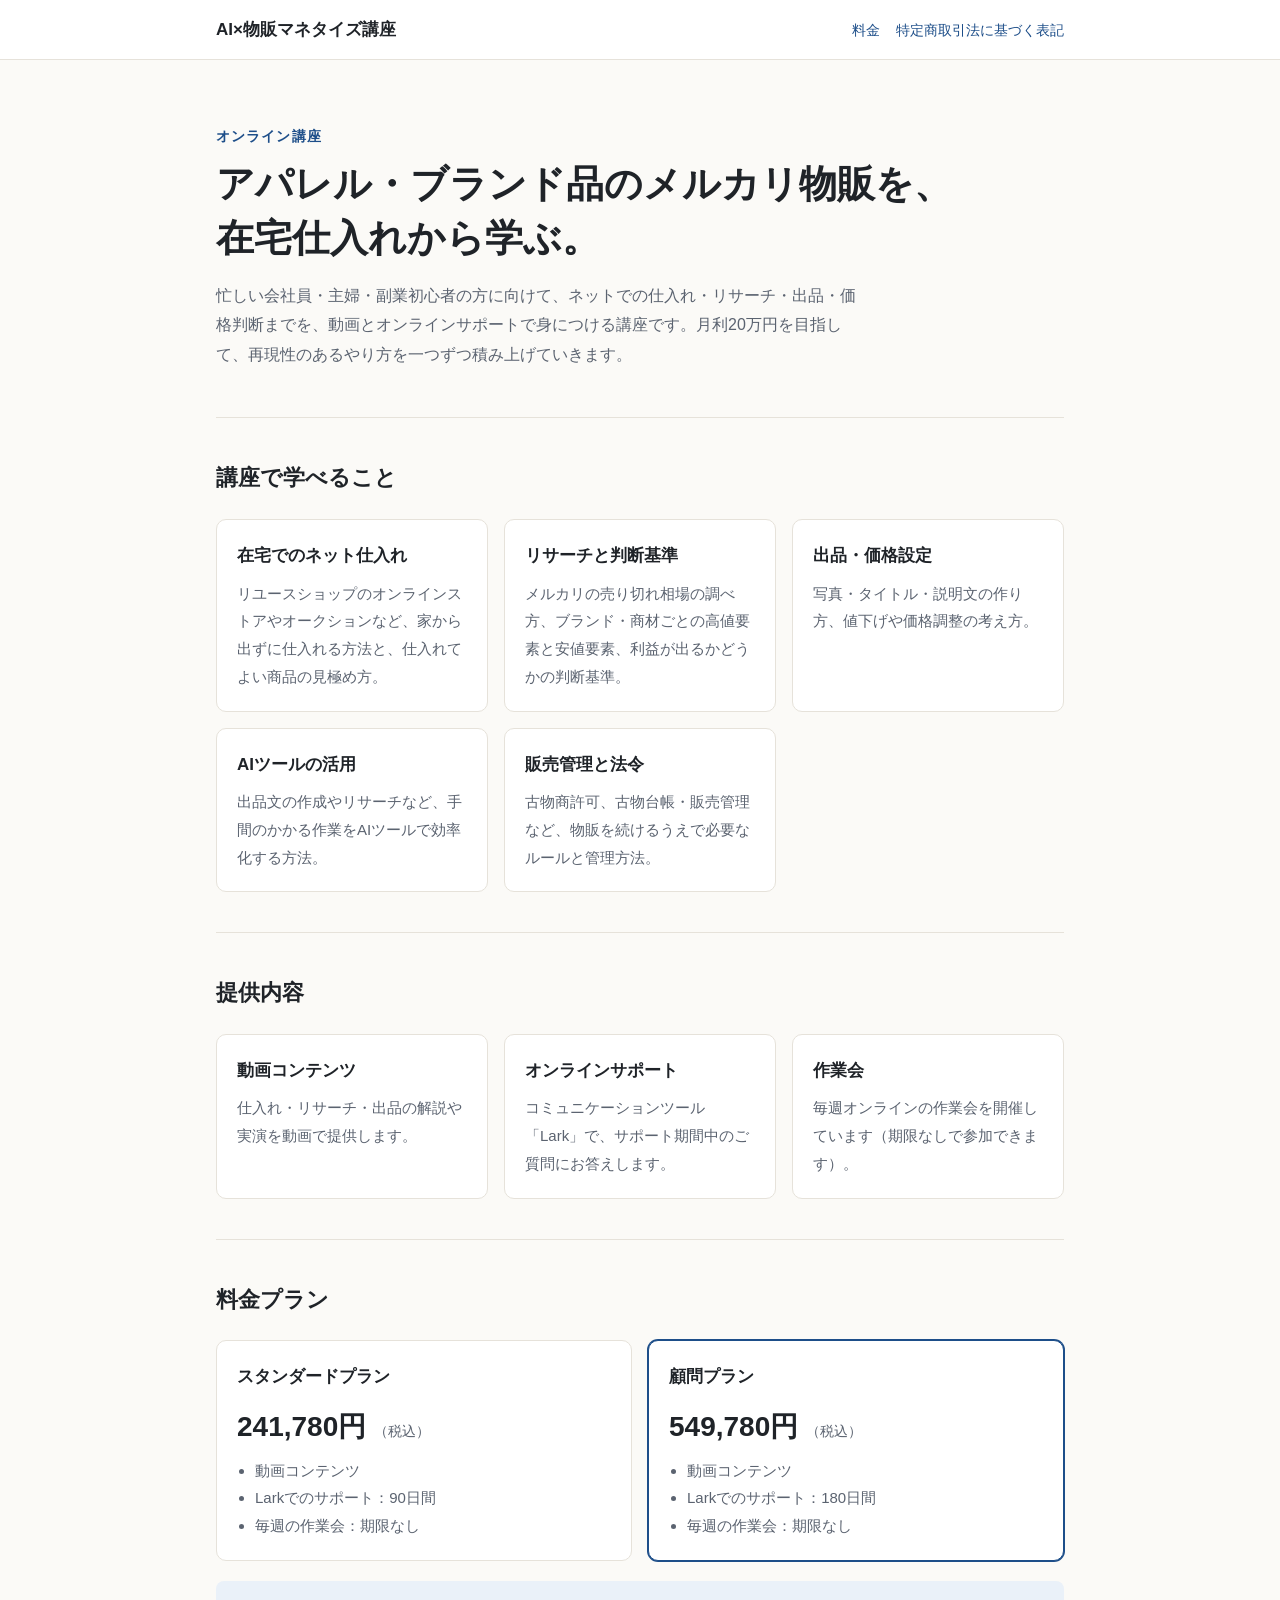
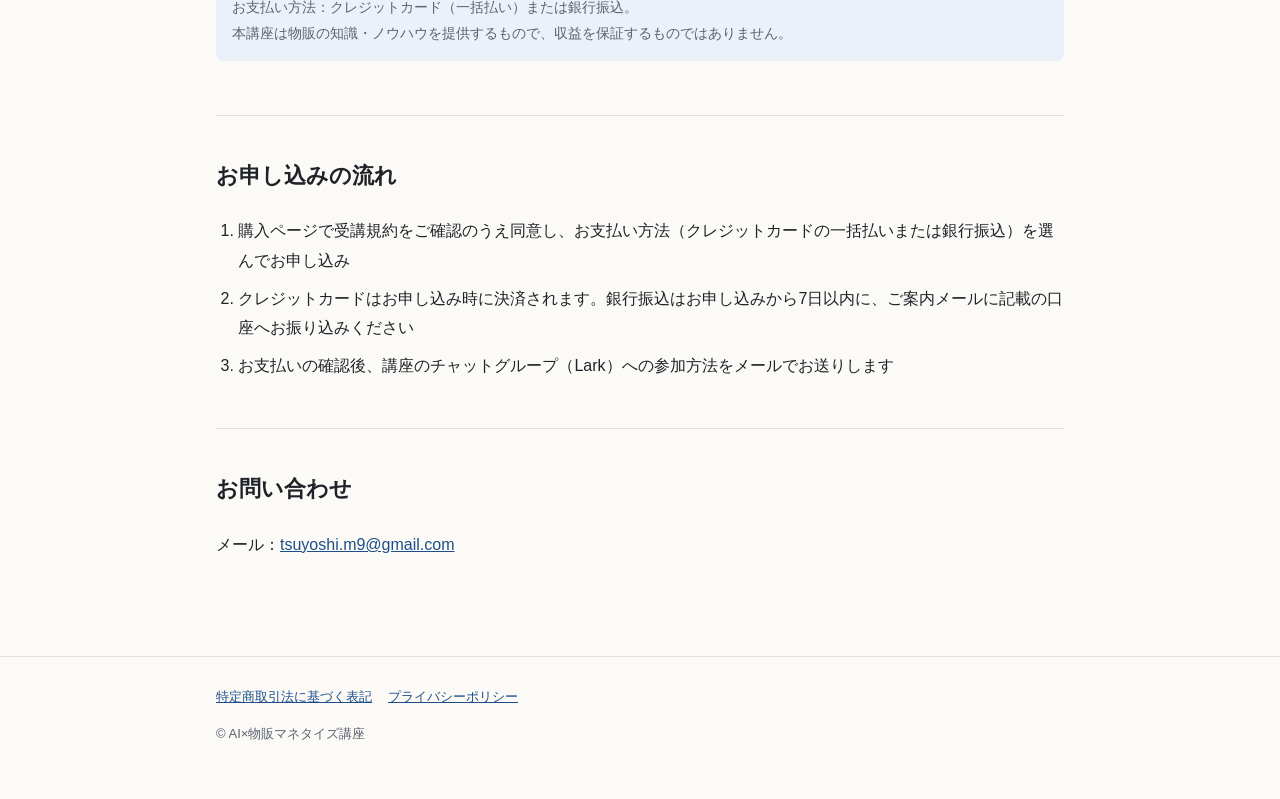
<file: index.html>
<!doctype html>
<html lang="ja">
<head>
<meta charset="utf-8">
<meta name="viewport" content="width=device-width, initial-scale=1">
<title>AI×物販マネタイズ講座</title>
<meta name="description" content="アパレル・ブランド品のメルカリ物販を、在宅仕入れから学ぶオンライン講座です。">
<link rel="stylesheet" href="style.css">
</head>
<body>
<header class="site">
  <div class="wrap">
    <a class="logo" href="index.html">AI×物販マネタイズ講座</a>
    <nav><a href="#plan">料金</a><a href="tokushoho.html">特定商取引法に基づく表記</a></nav>
  </div>
</header>

<main class="wrap">
  <div class="hero">
    <div class="eyebrow">オンライン講座</div>
    <h1>アパレル・ブランド品のメルカリ物販を、<br>在宅仕入れから学ぶ。</h1>
    <p>忙しい会社員・主婦・副業初心者の方に向けて、ネットでの仕入れ・リサーチ・出品・価格判断までを、動画とオンラインサポートで身につける講座です。月利20万円を目指して、再現性のあるやり方を一つずつ積み上げていきます。</p>
  </div>

  <section>
    <h2>講座で学べること</h2>
    <div class="grid">
      <div class="card"><h3>在宅でのネット仕入れ</h3><p>リユースショップのオンラインストアやオークションなど、家から出ずに仕入れる方法と、仕入れてよい商品の見極め方。</p></div>
      <div class="card"><h3>リサーチと判断基準</h3><p>メルカリの売り切れ相場の調べ方、ブランド・商材ごとの高値要素と安値要素、利益が出るかどうかの判断基準。</p></div>
      <div class="card"><h3>出品・価格設定</h3><p>写真・タイトル・説明文の作り方、値下げや価格調整の考え方。</p></div>
      <div class="card"><h3>AIツールの活用</h3><p>出品文の作成やリサーチなど、手間のかかる作業をAIツールで効率化する方法。</p></div>
      <div class="card"><h3>販売管理と法令</h3><p>古物商許可、古物台帳・販売管理など、物販を続けるうえで必要なルールと管理方法。</p></div>
    </div>
  </section>

  <section>
    <h2>提供内容</h2>
    <div class="grid">
      <div class="card"><h3>動画コンテンツ</h3><p>仕入れ・リサーチ・出品の解説や実演を動画で提供します。</p></div>
      <div class="card"><h3>オンラインサポート</h3><p>コミュニケーションツール「Lark」で、サポート期間中のご質問にお答えします。</p></div>
      <div class="card"><h3>作業会</h3><p>毎週オンラインの作業会を開催しています（期限なしで参加できます）。</p></div>
    </div>
  </section>

  <section id="plan">
    <h2>料金プラン</h2>
    <div class="grid">
      <div class="card plan">
        <h3>スタンダードプラン</h3>
        <div class="price">241,780円 <small>（税込）</small></div>
        <ul>
          <li>動画コンテンツ</li>
          <li>Larkでのサポート：90日間</li>
          <li>毎週の作業会：期限なし</li>
        </ul>
      </div>
      <div class="card plan featured">
        <h3>顧問プラン</h3>
        <div class="price">549,780円 <small>（税込）</small></div>
        <ul>
          <li>動画コンテンツ</li>
          <li>Larkでのサポート：180日間</li>
          <li>毎週の作業会：期限なし</li>
        </ul>
      </div>
    </div>
    <p class="note">お支払い方法：クレジットカード（一括払い）または銀行振込。<br>本講座は物販の知識・ノウハウを提供するもので、収益を保証するものではありません。</p>
  </section>

  <section>
    <h2>お申し込みの流れ</h2>
    <ol class="flow">
      <li>購入ページで受講規約をご確認のうえ同意し、お支払い方法（クレジットカードの一括払いまたは銀行振込）を選んでお申し込み</li>
      <li>クレジットカードはお申し込み時に決済されます。銀行振込はお申し込みから7日以内に、ご案内メールに記載の口座へお振り込みください</li>
      <li>お支払いの確認後、講座のチャットグループ（Lark）への参加方法をメールでお送りします</li>
    </ol>
  </section>

  <section>
    <h2>お問い合わせ</h2>
    <p>メール：<a href="mailto:tsuyoshi.m9@gmail.com">tsuyoshi.m9@gmail.com</a></p>
  </section>
</main>

<footer class="site">
  <div class="wrap">
    <a href="tokushoho.html">特定商取引法に基づく表記</a><a href="privacy.html">プライバシーポリシー</a>
    <p>© AI×物販マネタイズ講座</p>
  </div>
</footer>
</body>
</html>
</file>
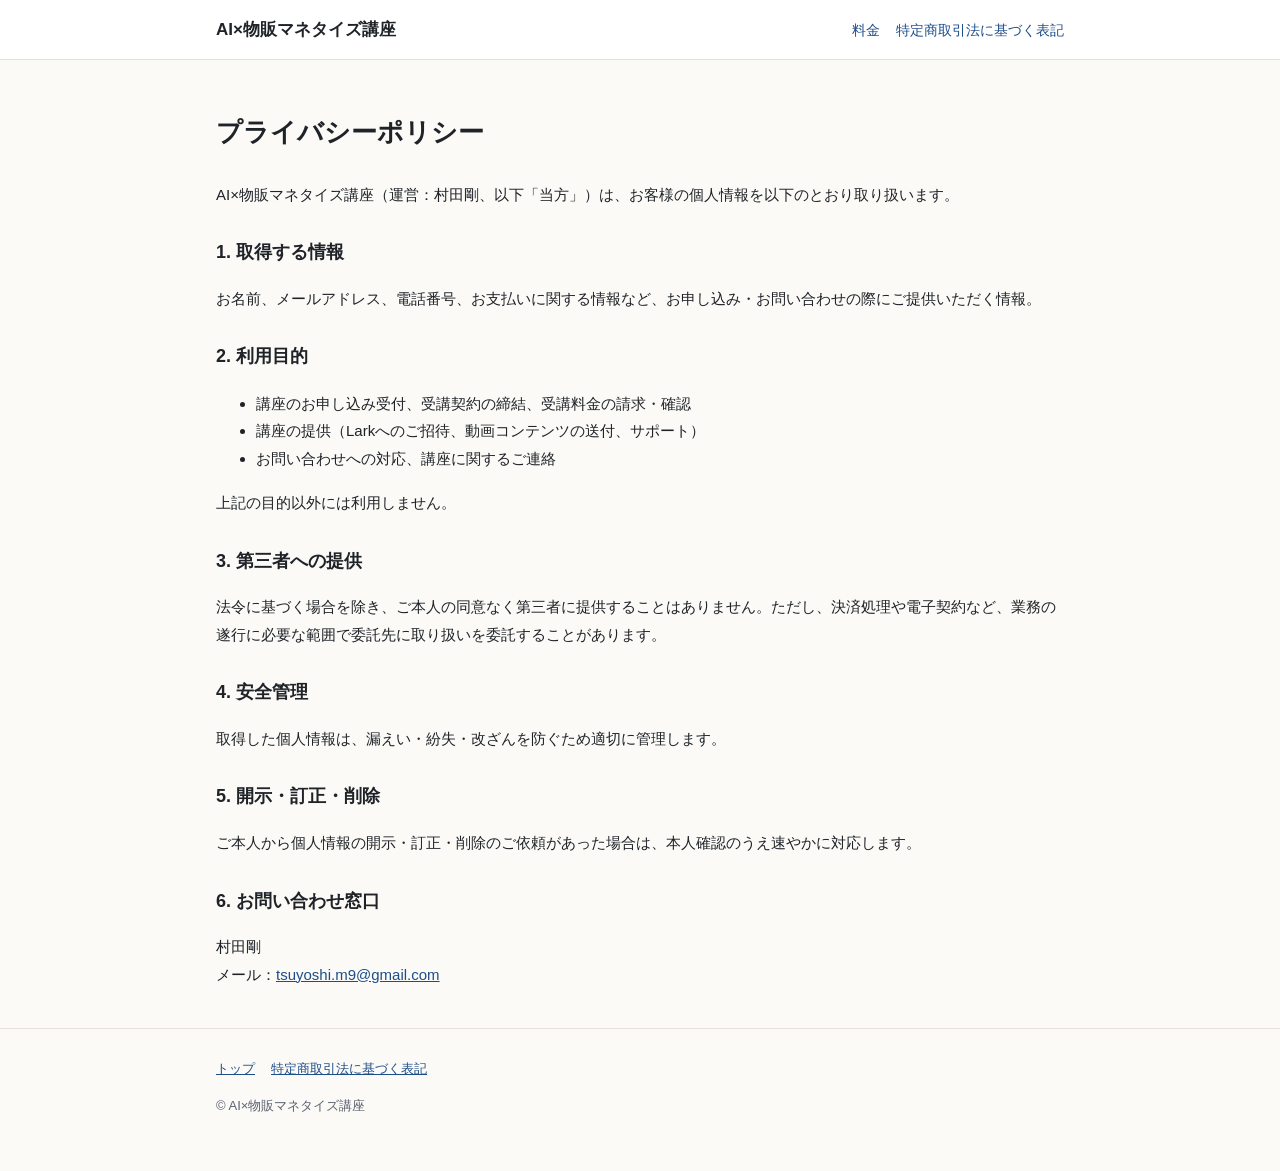
<file: privacy.html>
<!doctype html>
<html lang="ja">
<head>
<meta charset="utf-8">
<meta name="viewport" content="width=device-width, initial-scale=1">
<title>プライバシーポリシー｜AI×物販マネタイズ講座</title>
<link rel="stylesheet" href="style.css">
</head>
<body>
<header class="site">
  <div class="wrap">
    <a class="logo" href="index.html">AI×物販マネタイズ講座</a>
    <nav><a href="index.html#plan">料金</a><a href="tokushoho.html">特定商取引法に基づく表記</a></nav>
  </div>
</header>

<main class="wrap doc">
  <h1>プライバシーポリシー</h1>
  <p>AI×物販マネタイズ講座（運営：村田剛、以下「当方」）は、お客様の個人情報を以下のとおり取り扱います。</p>

  <h2>1. 取得する情報</h2>
  <p>お名前、メールアドレス、電話番号、お支払いに関する情報など、お申し込み・お問い合わせの際にご提供いただく情報。</p>

  <h2>2. 利用目的</h2>
  <ul>
    <li>講座のお申し込み受付、受講契約の締結、受講料金の請求・確認</li>
    <li>講座の提供（Larkへのご招待、動画コンテンツの送付、サポート）</li>
    <li>お問い合わせへの対応、講座に関するご連絡</li>
  </ul>
  <p>上記の目的以外には利用しません。</p>

  <h2>3. 第三者への提供</h2>
  <p>法令に基づく場合を除き、ご本人の同意なく第三者に提供することはありません。ただし、決済処理や電子契約など、業務の遂行に必要な範囲で委託先に取り扱いを委託することがあります。</p>

  <h2>4. 安全管理</h2>
  <p>取得した個人情報は、漏えい・紛失・改ざんを防ぐため適切に管理します。</p>

  <h2>5. 開示・訂正・削除</h2>
  <p>ご本人から個人情報の開示・訂正・削除のご依頼があった場合は、本人確認のうえ速やかに対応します。</p>

  <h2>6. お問い合わせ窓口</h2>
  <p>村田剛<br>メール：<a href="mailto:tsuyoshi.m9@gmail.com">tsuyoshi.m9@gmail.com</a></p>
</main>

<footer class="site">
  <div class="wrap">
    <a href="index.html">トップ</a><a href="tokushoho.html">特定商取引法に基づく表記</a>
    <p>© AI×物販マネタイズ講座</p>
  </div>
</footer>
</body>
</html>
</file>
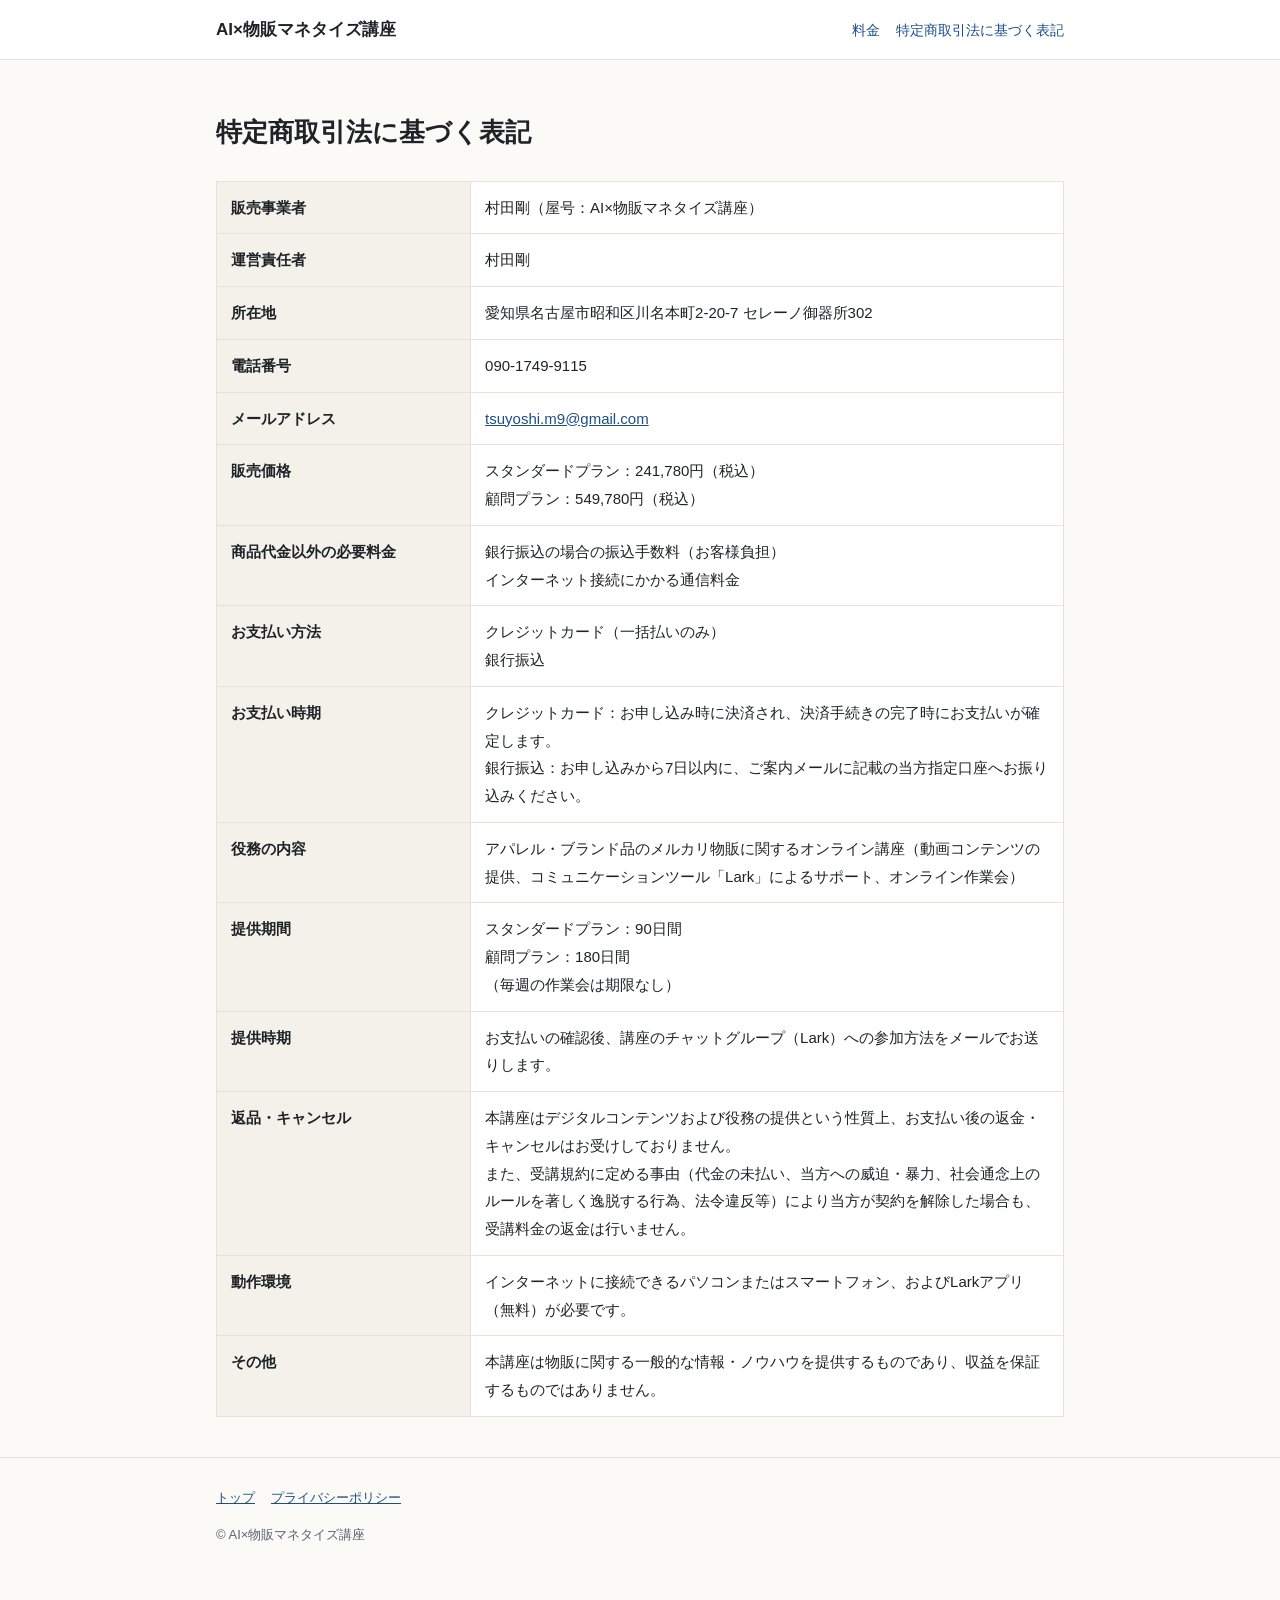
<file: tokushoho.html>
<!doctype html>
<html lang="ja">
<head>
<meta charset="utf-8">
<meta name="viewport" content="width=device-width, initial-scale=1">
<title>特定商取引法に基づく表記｜AI×物販マネタイズ講座</title>
<link rel="stylesheet" href="style.css">
</head>
<body>
<header class="site">
  <div class="wrap">
    <a class="logo" href="index.html">AI×物販マネタイズ講座</a>
    <nav><a href="index.html#plan">料金</a><a href="tokushoho.html">特定商取引法に基づく表記</a></nav>
  </div>
</header>

<main class="wrap doc">
  <h1>特定商取引法に基づく表記</h1>
  <table class="law">
    <tr><th>販売事業者</th><td>村田剛（屋号：AI×物販マネタイズ講座）</td></tr>
    <tr><th>運営責任者</th><td>村田剛</td></tr>
    <tr><th>所在地</th><td>愛知県名古屋市昭和区川名本町2-20-7 セレーノ御器所302</td></tr>
    <tr><th>電話番号</th><td>090-1749-9115</td></tr>
    <tr><th>メールアドレス</th><td><a href="mailto:tsuyoshi.m9@gmail.com">tsuyoshi.m9@gmail.com</a></td></tr>
    <tr><th>販売価格</th><td>スタンダードプラン：241,780円（税込）<br>顧問プラン：549,780円（税込）</td></tr>
    <tr><th>商品代金以外の必要料金</th><td>銀行振込の場合の振込手数料（お客様負担）<br>インターネット接続にかかる通信料金</td></tr>
    <tr><th>お支払い方法</th><td>クレジットカード（一括払いのみ）<br>銀行振込</td></tr>
    <tr><th>お支払い時期</th><td>クレジットカード：お申し込み時に決済され、決済手続きの完了時にお支払いが確定します。<br>銀行振込：お申し込みから7日以内に、ご案内メールに記載の当方指定口座へお振り込みください。</td></tr>
    <tr><th>役務の内容</th><td>アパレル・ブランド品のメルカリ物販に関するオンライン講座（動画コンテンツの提供、コミュニケーションツール「Lark」によるサポート、オンライン作業会）</td></tr>
    <tr><th>提供期間</th><td>スタンダードプラン：90日間<br>顧問プラン：180日間<br>（毎週の作業会は期限なし）</td></tr>
    <tr><th>提供時期</th><td>お支払いの確認後、講座のチャットグループ（Lark）への参加方法をメールでお送りします。</td></tr>
    <tr><th>返品・キャンセル</th><td>本講座はデジタルコンテンツおよび役務の提供という性質上、お支払い後の返金・キャンセルはお受けしておりません。<br>また、受講規約に定める事由（代金の未払い、当方への威迫・暴力、社会通念上のルールを著しく逸脱する行為、法令違反等）により当方が契約を解除した場合も、受講料金の返金は行いません。</td></tr>
    <tr><th>動作環境</th><td>インターネットに接続できるパソコンまたはスマートフォン、およびLarkアプリ（無料）が必要です。</td></tr>
    <tr><th>その他</th><td>本講座は物販に関する一般的な情報・ノウハウを提供するものであり、収益を保証するものではありません。</td></tr>
  </table>
</main>

<footer class="site">
  <div class="wrap">
    <a href="index.html">トップ</a><a href="privacy.html">プライバシーポリシー</a>
    <p>© AI×物販マネタイズ講座</p>
  </div>
</footer>
</body>
</html>
</file>
<file: style.css>
:root {
  --bg: #fbfaf7;
  --surface: #ffffff;
  --text: #1f2328;
  --muted: #5b6370;
  --line: #e6e2da;
  --accent: #1d4e89;
  --accent-soft: #eaf1f9;
}
* { box-sizing: border-box; }
html { -webkit-text-size-adjust: 100%; }
body {
  margin: 0;
  background: var(--bg);
  color: var(--text);
  font-family: "Hiragino Kaku Gothic ProN", "Hiragino Sans", "Noto Sans JP", "Yu Gothic", Meiryo, sans-serif;
  line-height: 1.85;
  font-size: 16px;
}
a { color: var(--accent); }
.wrap { max-width: 880px; margin: 0 auto; padding: 0 16px; }

header.site {
  background: var(--surface);
  border-bottom: 1px solid var(--line);
}
header.site .wrap {
  display: flex; align-items: center; justify-content: space-between;
  gap: 12px; padding-top: 14px; padding-bottom: 14px; flex-wrap: wrap;
}
header.site .logo { font-weight: 700; color: var(--text); text-decoration: none; font-size: 17px; }
header.site nav a { margin-left: 16px; font-size: 14px; text-decoration: none; }

.hero { padding: 64px 0 48px; }
.hero .eyebrow { color: var(--accent); font-weight: 700; font-size: 14px; letter-spacing: .08em; }
.hero h1 { font-size: clamp(26px, 5vw, 38px); line-height: 1.4; margin: 8px 0 16px; text-wrap: balance; }
.hero p { color: var(--muted); max-width: 640px; margin: 0; }

section { padding: 40px 0; border-top: 1px solid var(--line); }
section h2 { font-size: 22px; margin: 0 0 20px; }

.grid { display: grid; gap: 16px; grid-template-columns: repeat(auto-fit, minmax(240px, 1fr)); }
.card {
  background: var(--surface); border: 1px solid var(--line);
  border-radius: 10px; padding: 20px;
}
.card h3 { margin: 0 0 8px; font-size: 17px; }
.card p, .card ul { margin: 0; color: var(--muted); font-size: 15px; }
.card ul { padding-left: 1.2em; }

.plan .price { font-size: 28px; font-weight: 700; color: var(--text); margin: 4px 0; }
.plan .price small { font-size: 14px; font-weight: 400; color: var(--muted); }
.plan.featured { border-color: var(--accent); box-shadow: 0 0 0 1px var(--accent); }

ol.flow { padding-left: 1.4em; margin: 0; }
ol.flow li { margin-bottom: 8px; }

.note {
  background: var(--accent-soft); border-radius: 8px;
  padding: 14px 16px; font-size: 14px; color: var(--muted); margin-top: 20px;
}

table.law { width: 100%; border-collapse: collapse; background: var(--surface); font-size: 15px; }
table.law th, table.law td {
  border: 1px solid var(--line); padding: 12px 14px; vertical-align: top; text-align: left;
}
table.law th { width: 30%; background: #f4f1ea; font-weight: 700; }
@media (max-width: 600px) {
  table.law th, table.law td { display: block; width: 100%; }
  table.law th { border-bottom: none; }
}

.doc h1 { font-size: 26px; margin: 48px 0 24px; }
.doc h2 { font-size: 18px; margin: 28px 0 8px; }
.doc p, .doc li { font-size: 15px; }

footer.site { border-top: 1px solid var(--line); padding: 28px 0 40px; margin-top: 40px; font-size: 13px; color: var(--muted); }
footer.site a { margin-right: 16px; }
</file>
